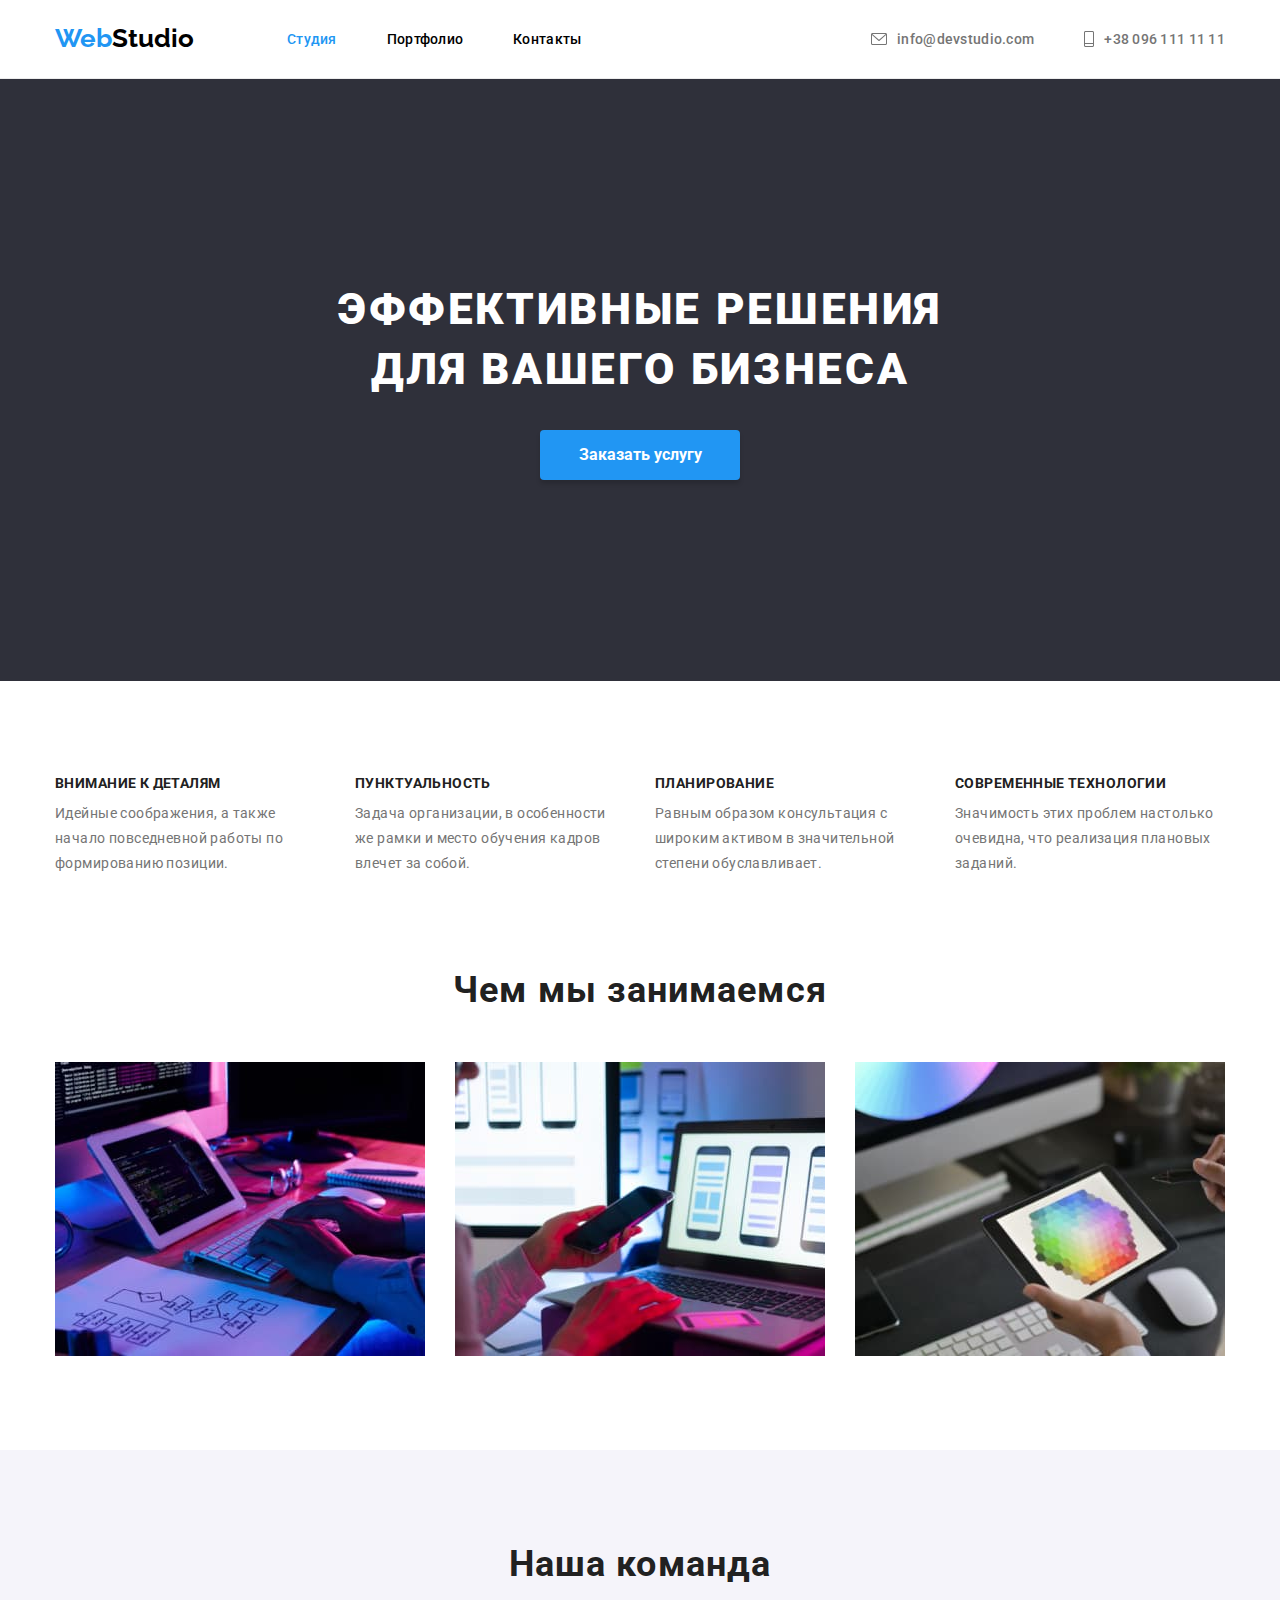
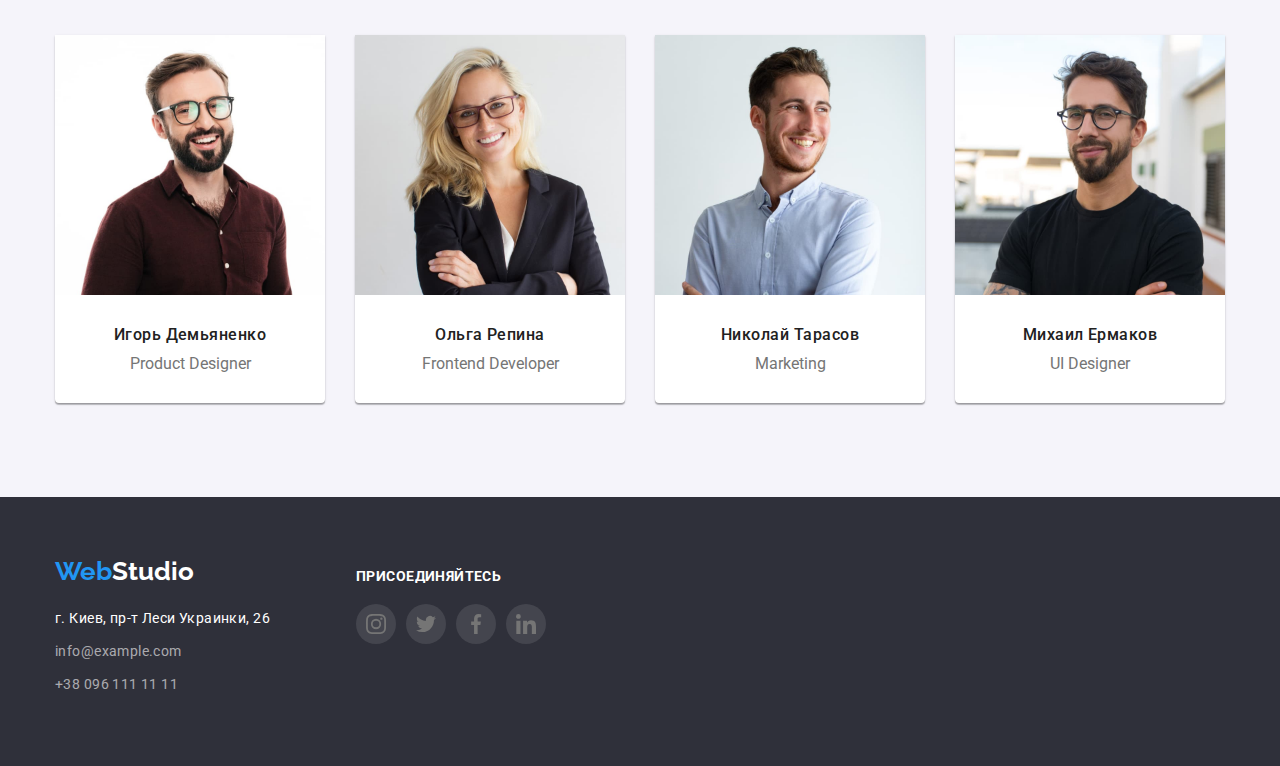
<file: index.html>
<!DOCTYPE html>
<html lang="ru">
<head>
    <meta charset="UTF-8">
    <meta http-equiv="X-UA-Compatible" content="IE=edge">
    <meta name="viewport" content="width=device-width, initial-scale=1.0">    
    <title>Студия</title>
    <link rel="stylesheet" href="https://cdnjs.cloudflare.com/ajax/libs/modern-normalize/1.1.0/modern-normalize.min.css">
    <link rel="preconnect" href="https://fonts.googleapis.com">
    <link rel="preconnect" href="https://fonts.gstatic.com" crossorigin>
    <link href="https://fonts.googleapis.com/css2?family=Raleway:wght@700&family=Roboto:wght@400;500;700;900&display=swap" rel="stylesheet">
    <link rel="stylesheet" href="./css/styles.css">

</head>
<body>
    <div class="wrapper">
        <header class="header">
            <div class="container flex-cont ">
                <a href="./index.html" class="header__logo logo">Web<span>Studio</span></a>                                
                <nav class="header__menu menu">
                    <ul class="menu__list">
                        <li><a href="/" class="menu__link active">Студия</a></li>
                        <li><a href="./portfolio.html" class="menu__link">Портфолио</a></li>
                        <li><a href="#" class="menu__link">Контакты</a></li>
                        </ul>             
                </nav>
                <ul class="header__contacts contacts">
                    <li>
                        <svg class="icon" width="16" height="12">
                            <use xlink:href="./images/icons.svg#mail"></use>
                        </svg>
                        <a href="mailto:info@devstudio.com" class="contacts__link">info@devstudio.com</a>
                    </li>
                    <li>
                        <svg class="icon"  width="10" height="16" >
                            <use xlink:href="./images/icons.svg#phone"></use>
                        </svg>
                        <a href="tel:+380961111111" class="contacts__link">+38 096 111 11 11</a>
                    </li>
                </ul> 
            </div>
        </header>
        <main class="page">
            <section class="banner">
                <div class="container">
                    <h1 class="banner__title">Эффективные решения для вашего бизнеса</h1>
                    <button type="button">Заказать услугу</button>
                </div>
            </section>
            <section class="page__respons respons section">                
                <div class="container">
                    <h2 class="respons__title visually-hidden">Работая с нами, вы получаете</h2>
                    <ul class="respons__list">
                        <li class="respons__item">
                            <h3>Внимание к деталям</h3>
                            <p>Идейные соображения, а также начало повседневной работы по формированию позиции.</p>
                        </li>
                        <li class="respons__item">
                            <h3>Пунктуальность</h3>
                            <p>Задача организации, в особенности же рамки и место обучения кадров влечет за собой.</p>
                        </li>
                        <li class="respons__item">
                            <h3>Планирование </h3>
                            <p>Равным образом консультация с широким активом в значительной степени обуславливает.</p>
                        </li>
                        <li class="respons__item">
                            <h3>Современные технологии</h3>
                            <p>Значимость этих проблем настолько очевидна, что реализация плановых заданий.</p>
                        </li>
                    </ul>
                </div>
            </section>
            <section class="page__tastks tasks section">
                <div class="container">
                    <h2 class="tasks__title sub-title">Чем мы занимаемся</h2>
                    <ul class="tasks__list">
                        <li class="tasks__item">
                            <img class="_img" src="./images/tasks/create.jpg" alt="Разработка ПО"  >
                        </li>
                        <li class="tasks__item">
                            <img class="_img" src="./images/tasks/support.jpg" alt="Поддержка клиентов "  >
                        </li>
                        <li class="tasks__item">
                            <img class="_img" src="./images/tasks/design.jpg" alt="Современный дизайн" >
                        </li>
                    </ul>
                </div>
            </section>
            <section class="page__team team section">
                <div class="container">
                    <h2 class="team__title sub-title">Наша команда</h2>
                    <ul class="team__list">
                        <li class="team__item">
                            <div class="team__img">
                                <img class="_img" src="./images/team/designer.jpg" alt="Designer Игорь Демьяненко" width="270">
                            </div>                            
                            <div class="team__content">
                                <p>Игорь Демьяненко</p>
                                <p lang="en">Product Designer</p>
                            </div>                        
                        </li>
                        <li class="team__item">
                            <div class="team__img">
                                <img class="_img" src="./images/team/developer.jpg" alt="Developer Ольга Репина" width="270">
                            </div>
                            <div class="team__content">
                                <p>Ольга Репина</p>
                                <p lang="en">Frontend Developer</p> 
                            </div>                       
                        </li>
                        <li class="team__item">
                            <div class="team__img">
                                <img class="_img" src="./images/team/marketing.jpg" alt="Marketing Николай Тарасов" width="270">
                            </div>
                            <div class="team__content">
                                <p>Николай Тарасов</p> 
                                <p lang="en">Marketing</p> 
                            </div>                       
                        </li>
                        <li class="team__item">
                            <div class="team__img">
                                <img class="_img" src="./images/team/uidisigner.jpg" alt="UI Designer Михаил Ермаков" width="270">
                            </div>                            
                            <div class="team__content">
                                <p>Михаил Ермаков</p>
                                <p lang="en">UI Designer</p>  
                            </div>                      
                        </li>
                    </ul>
                </div>
            </section>
        </main>
        <footer class="footer">
            <div class="container">
                <div class="footer_row">
                    <address class="footer__contacts f-contacts">
                        <a href="./index.html" class="footer__logo logo">Web<span>Studio</span></a>
                        <ul class="f-contacts__list">
                            <li><a class="f-contacts__link" href="https://goo.gl/maps/Z7a2orzkB7U8Lw847" target="_blank" rel="noreferrer noopener">г. Киев, пр-т Леси Украинки, 26</a></li>
                            <li><a class="f-contacts__link" href="mailto:info@example.com">info@example.com</a></li>
                            <li><a class="f-contacts__link" href="tel:+380961111111">+38 096 111 11 11</a></li>
                        </ul>               
                    </address>
                    <div class="footer__social">
                        <h3 class="f-social__title">присоединяйтесь</h3>
                        <ul class="f-social__list">
                            <li class="f-social__link">
                                <a href="">
                                    <svg class="icon" width="20" height="20">
                                        <use xlink:href="./images/icons.svg#instagram"></use>
                                    </svg>
                                </a>
                            </li>
                            <li class="f-social__link">
                                <a href="">
                                    <svg class="icon" width="20" height="20">
                                        <use xlink:href="./images/icons.svg#twitter"></use>
                                    </svg>
                                </a>
                            </li>
                            <li class="f-social__link">
                                <a href="">
                                    <svg class="icon" width="20" height="20">
                                        <use xlink:href="./images/icons.svg#facebook"></use>
                                    </svg>
                                </a>
                            </li>
                            <li class="f-social__link">
                                <a href="">
                                    <svg class="icon" width="20" height="20">
                                        <use xlink:href="./images/icons.svg#linkedin"></use>
                                    </svg>
                                </a>
                            </li>
                        </ul>
                    </div>
                </div>
            </div>            
        </footer>
    </div>
</body>
</html>
</file>
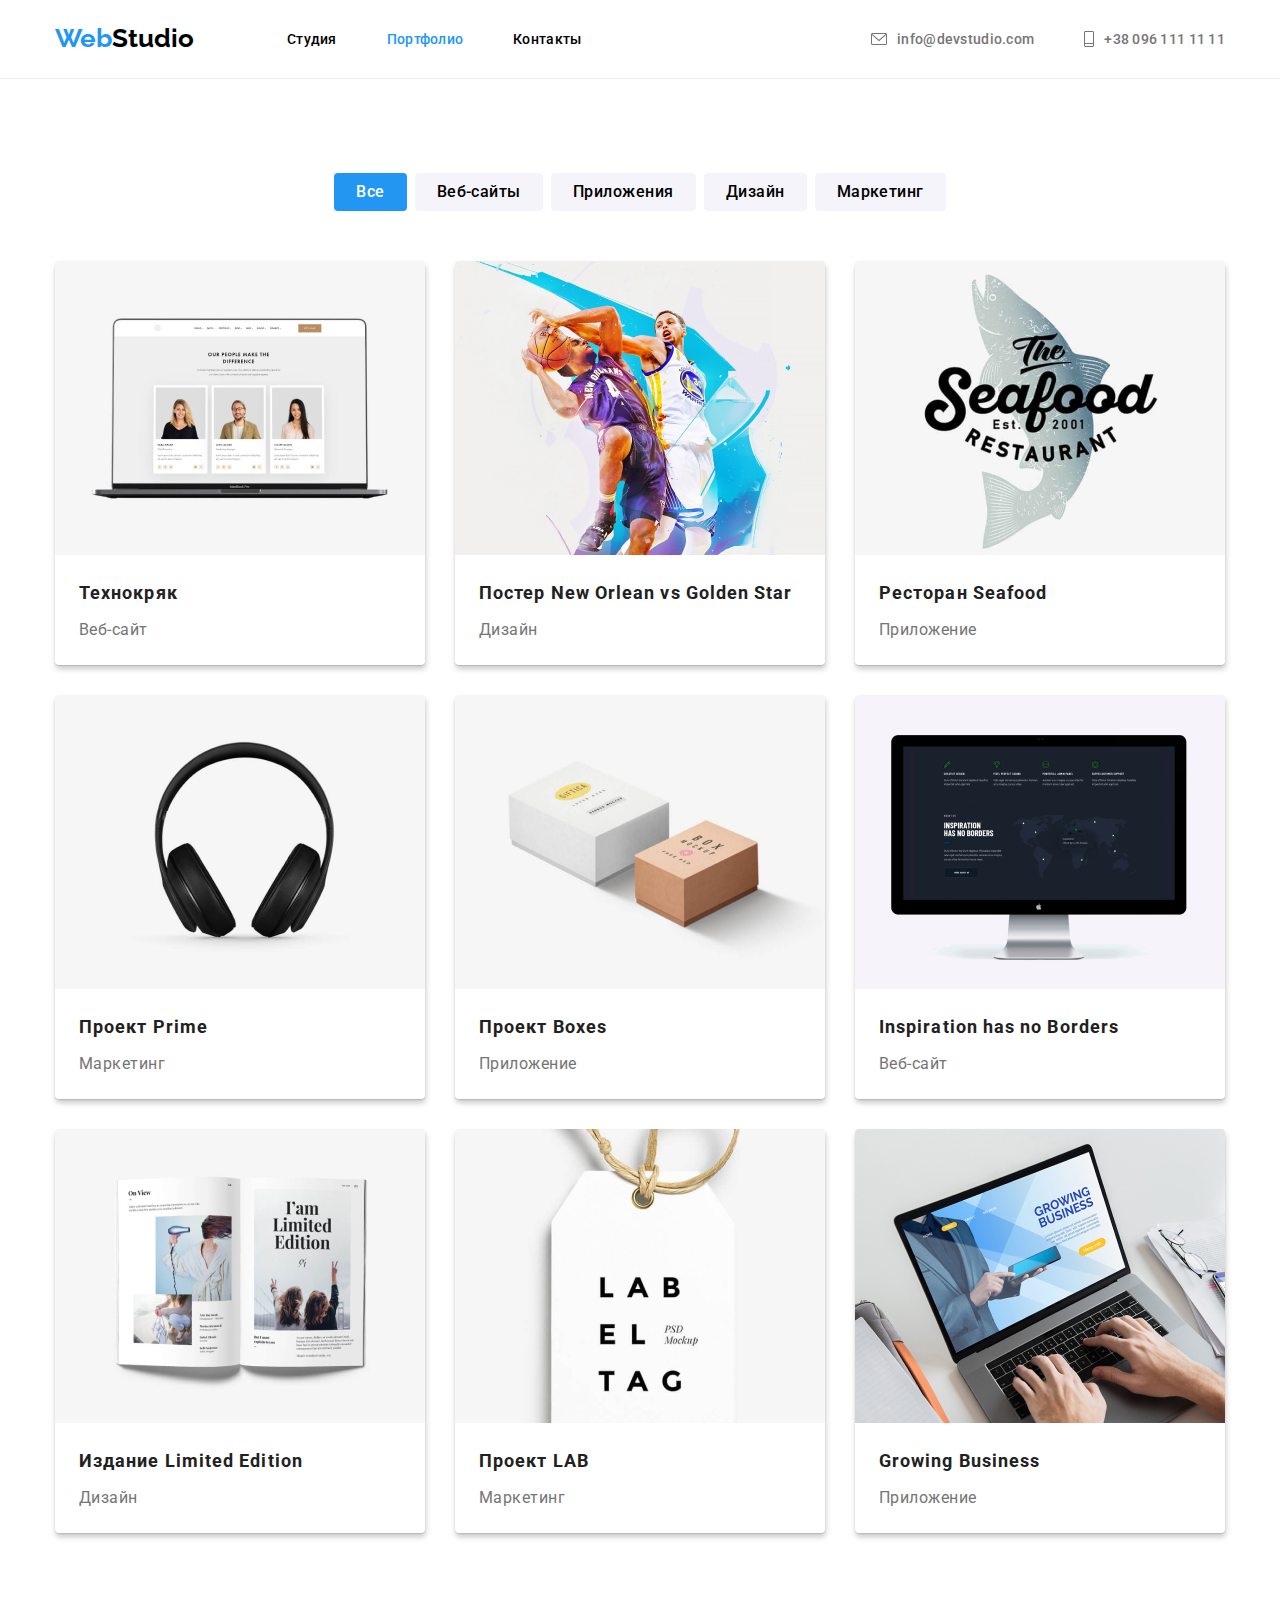
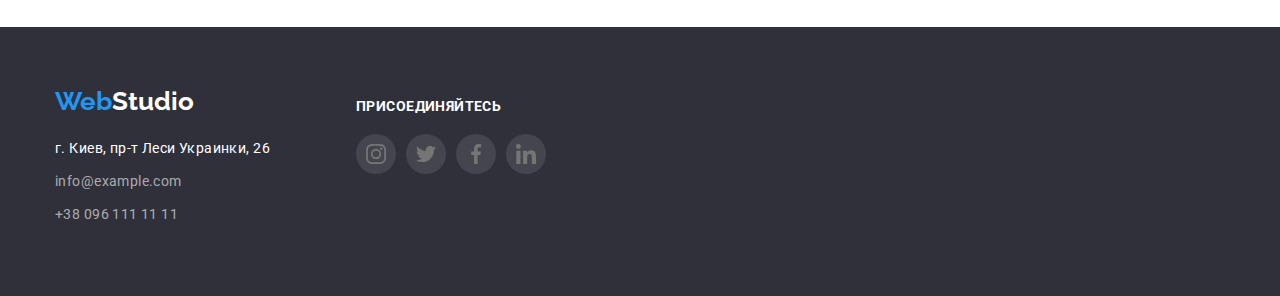
<file: portfolio.html>
<!DOCTYPE html>
<html lang="en">
<head>
    <meta charset="UTF-8">
    <meta http-equiv="X-UA-Compatible" content="IE=edge">
    <meta name="viewport" content="width=device-width, initial-scale=1.0">
    <link rel="stylesheet" href="https://cdnjs.cloudflare.com/ajax/libs/modern-normalize/1.1.0/modern-normalize.min.css">
    <title>Студия</title>
    <link rel="preconnect" href="https://fonts.googleapis.com">
    <link rel="preconnect" href="https://fonts.gstatic.com" crossorigin>
    <link href="https://fonts.googleapis.com/css2?family=Raleway:wght@700&family=Roboto:wght@400;500;700;900&display=swap" rel="stylesheet">
    <link rel="stylesheet" href="./css/styles.css">
</head>
<body>
    <div class="wrapper">
        <header class="header">
            <div class="container flex-cont">
                <a href="./index.html" class="header__logo logo">Web<span>Studio</span></a>                                
                <nav class="header__menu menu">
                    <ul class="menu__list">
                        <li><a href="./index.html" class="menu__link">Студия</a></li>
                        <li><a href="./portfolio.html" class="menu__link active">Портфолио</a></li>
                        <li><a href="#" class="menu__link">Контакты</a></li>
                        </ul>             
                </nav>
                <ul class="header__contacts contacts">
                    <li>
                        <svg class="icon" width="16" height="12">
                            <use xlink:href="./images/icons.svg#mail"></use>
                        </svg>
                        <a href="mailto:info@devstudio.com" class="contacts__link">info@devstudio.com</a>
                    </li>
                    <li>
                        <svg class="icon"  width="10" height="16" >
                            <use xlink:href="./images/icons.svg#phone"></use>
                        </svg>
                        <a href="tel:+380961111111" class="contacts__link">+38 096 111 11 11</a>
                    </li>
                </ul>  
            </div>
        </header>
        <main class="page">
            <section class="page__portfolio portfolio section">
                <div class="container">
                    <h1 class="portfolio__title visually-hidden">Портфолио наших работ</h1>
                    <ul class="portfolio__filter filter">
                        <li><button type="button" class="filter__btn active">Все</button></li>
                        <li><button type="button" class="filter__btn">Веб-сайты</button></li>
                        <li><button type="button" class="filter__btn">Приложения</button></li>
                        <li><button type="button" class="filter__btn">Дизайн</button></li>
                        <li><button type="button" class="filter__btn">Маркетинг</button></li>
                    </ul>
                    <ul class="portfolio__list">
                        <li class="portfolio__item item">
                            <a class="item__card" href="#">
                                <div class="item__img">
                                    <img class="_img" src="./images/portfolio/tekhnokryak.jpg" alt="Веб-сайт Технокряк">
                                </div>
                                <div class="item__content">
                                    <h4 class="item__title">Технокряк</h4>
                                    <p class="item__group">Веб-сайт</p>
                                </div>
                            </a>
                        </li>
                        <li class="portfolio__item item">
                            <a class="item__card" href="#">
                                <div class="item__img">
                                    <img class="_img" src="./images/portfolio/neworleanvsgoldenstar.jpg" alt="Дизайн New Orlean vs Golden Star" >
                                </div>
                                <div class="item__content">
                                    <h4 class="item__title">Постер New Orlean vs Golden Star</h4>
                                    <p class="item__group">Дизайн</p>
                                </div>
                            </a>
                        </li>
                        <li class="portfolio__item item">
                            <a class="item__card">
                                <div class="item__img">
                                    <img class="_img" src="./images/portfolio/deafood.jpg" alt="Приложение Ресторан Seafood" >
                                </div>
                                <div class="item__content">
                                    <h4 class="item__title">Ресторан Seafood</h4>
                                    <p class="item__group">Приложение</p>
                                </div>
                            </a>
                        </li>
                        <li class="portfolio__item item">
                            <a class="item__card">
                                <div class="item__img">
                                    <img class="_img" src="./images/portfolio/prime.jpg" alt="маркетинг Prime" >
                                </div>
                                <div class="item__content">
                                    <h4 class="item__title">Проект Prime</h4>
                                    <p class="item__group">Маркетинг</p>
                                </div>
                            </a>
                        </li>
                        <li class="portfolio__item item">
                            <a class="item__card">
                                <div class="item__img">
                                    <img class="_img" src="./images/portfolio/boxes.jpg" alt="Приложение Проект Boxes" >
                                </div>
                                <div class="item__content">
                                    <h4 class="item__title">Проект Boxes</h4>
                                    <p class="item__group">Приложение</p>
                                </div>
                            </a>
                        </li>
                        <li class="portfolio__item item">
                            <a class="item__card" href="#">
                                <div class="item__img">
                                    <img class="_img" src="./images/portfolio/inspirations.jpg" alt="Веб-сайт Inspiration has no Borders" >
                                </div>
                                <div class="item__content">
                                    <h4 class="item__title">Inspiration has no Borders</h4>
                                    <p class="item__group">Веб-сайт</p>
                                </div>
                            </a>
                        </li>
                        <li class="portfolio__item item">
                            <a class="item__card" href="#">
                                <div class="item__img">
                                    <img class="_img" src="./images/portfolio/limitededition.jpg" alt="Дизайн Издание Limited Edition">
                                </div>
                                <div class="item__content">
                                    <h4 class="item__title">Издание Limited Edition</h4>
                                    <p class="item__group">Дизайн</p>
                                </div>
                            </a>
                        </li>
                        <li class="portfolio__item item">
                            <a class="item__card" href="#">
                                <div class="item__img">
                                    <img class="_img" src="./images/portfolio/projectlab.jpg" alt=" Маркетинг Проект LAB">
                                </div>
                                <div class="item__content">
                                    <h4 class="item__title">Проект LAB</h4>
                                    <p class="item__group">Маркетинг</p>
                                </div>
                            </a>
                        </li>
                        <li class="portfolio__item item">
                            <a class="item__card" href="#">
                                <div class="item__img">
                                    <img class="_img" src="./images/portfolio/growingbusiness.jpg" alt="приложение Growing Business" > 
                                </div>
                                <div class="item__content">
                                    <h4 class="item__title">Growing Business</h4>
                                    <p class="item__group">Приложение</p>
                                </div>
                            </a>
                        </li>
                    </ul> 
                </div>             
            </section>
        </main>
        <footer class="footer">
            <div class="container">
                <div class="footer_row">
                    <address class="footer__contacts f-contacts">
                        <a href="./index.html" class="footer__logo logo">Web<span>Studio</span></a>
                        <ul class="f-contacts__list">
                            <li><a class="f-contacts__link" href="https://goo.gl/maps/Z7a2orzkB7U8Lw847" target="_blank" rel="noreferrer noopener">г. Киев, пр-т Леси Украинки, 26</a></li>
                            <li><a class="f-contacts__link" href="mailto:info@example.com">info@example.com</a></li>
                            <li><a class="f-contacts__link" href="tel:+380961111111">+38 096 111 11 11</a></li>
                        </ul>               
                    </address>
                    <div class="footer__social">
                        <h3 class="f-social__title">присоединяйтесь</h3>
                        <ul class="f-social__list">
                            <li class="f-social__link">
                                <a href="">
                                    <svg class="icon" width="20" height="20">
                                        <use xlink:href="./images/icons.svg#instagram"></use>
                                    </svg>
                                </a>
                            </li>
                            <li class="f-social__link">
                                <a href="">
                                    <svg class="icon" width="20" height="20">
                                        <use xlink:href="./images/icons.svg#twitter"></use>
                                    </svg>
                                </a>
                            </li>
                            <li class="f-social__link">
                                <a href="">
                                    <svg class="icon" width="20" height="20">
                                        <use xlink:href="./images/icons.svg#facebook"></use>
                                    </svg>
                                </a>
                            </li>
                            <li class="f-social__link">
                                <a href="">
                                    <svg class="icon" width="20" height="20">
                                        <use xlink:href="./images/icons.svg#linkedin"></use>
                                    </svg>
                                </a>
                            </li>
                        </ul>
                    </div>
                </div>
            </div>            
        </footer>
    </div>    
</body>
</html>
</file>
<file: css/styles.css>
:root {
  --main-bg-color: #ffff;
  --banner-bg-color: #2f303a;
  --team-bg-color: #f5f4fa;
  --footer-bg-color: #2f303a;
  --action-color: #2196f3;
  --section-title-color: #212121;
  --common-text-color: #757575;

  --card-set-gap: 30px;
  --card-respons-set-gap: 30px;
  --card-shadow: 0px 1px 1px rgba(0, 0, 0, 0.12), 0px 4px 4px rgba(0, 0, 0, 0.06), 1px 4px 6px rgba(0, 0, 0, 0.16);
}

body {
  max-width: 100%;
  overflow-x: hidden;
  margin: 0;
  padding: 0;
  font-family: "Roboto", sans-serif;
  font-style: normal;
  font-weight: normal;
  background-color: var(--main-bg-color);
  color: var(--common-text-color);
}

h1,
h2,
h3,
h4,
h5,
h6,
p,
ul,
li {
  margin: 0;
  padding: 0;
}

._img {
  display: block;
  max-width: 100%;
  height: auto;
}
.visually-hidden {
  position: absolute;
  width: 1px;
  height: 1px;
  margin: -1px;
  padding: 0;
  overflow: hidden;
  border: 0;
  clip: rect(0 0 0 0);
}
li {
  list-style-type: none;
}
a,
address {
  text-decoration: none;
  display: block;
}

/* CONTAINER */
.container {
  width: 1200px;
  padding-left: 15px;
  padding-right: 15px;

  margin-left: auto;
  margin-right: auto;
}
.section {
  padding: 94px 0;
}

/*=========TITLE=============*/
/* H1 */
h1 {
  font-weight: 900;
  font-size: 44px;
  color: #ffff;
  text-align: center;
  letter-spacing: 0.06em;
  line-height: 1.36;
  text-transform: uppercase;
}
/* H2 */
.sub-title {
  text-align: center;
  font-weight: bold;
  font-size: 36px;
  line-height: 1.16;
  letter-spacing: 0.03em;
  color: var(--section-title-color);
}
/* H3 */
h3 {
  font-weight: bold;
  font-size: 14px;
  line-height: 1.143;
  letter-spacing: 0.03em;
  text-transform: uppercase;
  color: var(--section-title-color);
}
.flex-cont {
  display: flex;
  align-items: center;
}
/* LOGO */
.logo {
  display: inline-block;
  font-family: "Raleway";
  font-style: normal;
  font-weight: bold;
  font-size: 26px;
  color: #2196f3;
}
/*====HEADER=========*/
.header {
  border-bottom: 1px solid #ececec;
}
.header__logo span {
  color: #000;
  margin-right: 93px;
}
.menu__list {
  display: flex;
}
.menu__list li {
  font-weight: 500;
  font-size: 14px;
  letter-spacing: 0.02em;
  color: #000;
  cursor: pointer;
}
.menu__link {
  display: block;
  padding: 31px 0;
  font-weight: 500;
  font-size: 14px;
  letter-spacing: 0.02em;
  color: #000;
  cursor: pointer;
}
.menu__link.active {
  color: var(--action-color);
}
.menu__link:hover {
  color: var(--action-color);
}

.menu__list li + li {
  margin-left: 50px;
}

.header__contacts {
  display: flex;
  margin-left: auto;
}
.header__contacts li + li {
  margin-left: 50px;
}
.header__contacts li {
  display: flex;
  align-items: center;
  margin-left: 50px;
}
.header__contacts li > a {
  margin-left: 10px;
}
.contacts__link {
  font-weight: 500;
  font-size: 14px;
  letter-spacing: 0.02em;
  text-decoration: none;
  color: #757575;
}
.contacts__link a {
  margin-left: 10px;
}
.header__contacts li:hover a {
  color: var(--action-color);
}
.header__contacts li:hover svg {
  fill: var(--action-color);
}
.icon {
  fill: #757575;
}
/*=========BANNER===========*/
.banner {
  background-color: var(--banner-bg-color);
  padding: 201px 0;
  text-align: center;
}
.banner__title {
  padding: 0 23%;
  margin: 0 0 30px 0;
}
.banner button {
  width: 200px;
  height: 50px;
  text-align: center;
  background: var(--action-color);
  color: #ffff;
  font-weight: bold;
  font-size: 16px;
  box-shadow: 0px 4px 4px rgba(0, 0, 0, 0.15);
  border-radius: 4px;
  outline: none;
  cursor: pointer;
  border: inherit;
}
/*=========RESPONS===========*/
.respons__list {
  display: flex;
  margin-left: calc(-1 * var(--card-respons-set-gap));
}
.respons__list li + li {
  margin-left: 30px;
}
.respons__item {
  flex-basis: calc(100% / 3 - var(--card-respons-set-gap));
  margin-left: var(--card-respons-set-gap);
}

.respons__item h3 {
  text-align: left;
  margin-bottom: 10px;
}
.respons__item p {
  font-size: 14px;
  line-height: calc(25 / 14);
  letter-spacing: 0.03em;
  color: var(--common-text-color);
  text-align: left;
}
/*=========TASKS===========*/
.tasks {
  padding-top: 0;
}
.tasks__title {
  margin-bottom: 50px;
}
.page__team {
  background-color: var(--team-bg-color);
}
.tasks__list {
  display: flex;
}

.tasks__list li:not(:first-child) {
  margin-left: 30px;
}
/*=========TEAM===========*/

.team__title {
  margin-bottom: 50px;
}
.team__list {
  display: flex;
  justify-content: space-between;
}
.team__item {
  max-width: calc(100% / 3 - var(--card-set-gap));
  background-color: #ffff;
  box-shadow: 0px 1px 3px rgba(0, 0, 0, 0.12), 0px 1px 1px rgba(0, 0, 0, 0.14), 0px 2px 1px rgba(0, 0, 0, 0.2);
  border-radius: 0px 0px 4px 4px;
}
.team__img {
  margin: 0 0 30px 0;
}
.team__content {
  display: flex;
  flex-direction: column;
  justify-content: center;
  text-align: center;
}
.team__content p:first-child {
  font-weight: 500;
  font-size: 16px;
  line-height: calc(19 / 16);
  letter-spacing: 0.03em;
  color: #212121;
  margin: 0 0 10px 0;
}
.team__content p:last-child {
  font-size: 16px;
  line-height: 1.187;
  line-height: calc(19 / 16);
  color: var(--common-text-color);
  padding: 0 0 30px 0;
}

/*=========FOOTER===========*/
.footer {
  background-color: var(--footer-bg-color);
}
.footer__logo {
  margin: 60px 0 20px 0;
}
.footer__logo span {
  color: #ffff;
}
.footer_row {
  display: flex;
}
.footer__contacts {
  font-style: normal;
  padding: 0 0 60px 0;
  margin-right: 86px;
}
.f-contacts__list {
  /* margin: 0 0 0 15px; */
  padding: 0;
}
.f-contacts__list li {
  display: block;
  margin: 0 0 9px 0;
}
.f-contacts__link {
  font-size: 14px;
  line-height: 1.71;
  letter-spacing: 0.03em;
  color: rgba(255, 255, 255, 0.6);
}
.f-contacts__list li:first-child .f-contacts__link {
  color: #ffff;
}
.f-contacts__list li:first-child .f-contacts__link:hover {
  color: var(--action-color);
}
.f-contacts__link:hover {
  color: var(--action-color);
}
.footer__social {
  margin: 71px 0 0 0;
}
.f-social__list {
  display: flex;
}
.f-social__title {
  color: #ffff;
  margin-bottom: 20px;
}
.icon {
  display: block;
  max-width: 100%;
  height: auto;
}
.f-social__link {
  display: flex;
  align-items: center;
  justify-content: center;
  width: 40px;
  height: 40px;
  text-align: center;
  background: rgba(255, 255, 255, 0.1);
  border-radius: 20px;
}
.f-social__list li + li {
  margin-left: 10px;
}
.f-social__list li:hover svg {
  fill: #ffff;
}
.f-social__list li:hover {
  background-color: var(--action-color);
}

/* PORTFOLIO */
.portfolio__filter {
  display: flex;
  justify-content: center;
  margin-bottom: 50px;
}
.portfolio__filter li + li {
  margin-left: 8px;
}
.filter__btn {
  font-family: "Roboto";
  font-style: normal;
  font-weight: 500;
  font-size: 16px;
  line-height: 1.62;
  letter-spacing: 0.03em;
  text-align: center;
  cursor: pointer;
  padding: 6px 22px;
  background: #f5f4fa;
  border-radius: 4px;
  border: inherit;
}
.filter__btn.active {
  background: var(--action-color);
  color: #ffff;
}
.filter__btn:hover {
  background: var(--action-color);
  color: #ffff;
}
.portfolio__list {
  padding: 0;
  margin: 0;
  list-style: none;
  display: flex;
  flex-wrap: wrap;
  margin-left: calc(-1 * var(--card-set-gap));
  margin-top: calc(-1 * var(--card-set-gap));
}
.portfolio__list > .item {
  flex-basis: calc(100% / 3 - var(--card-set-gap));
  margin-left: var(--card-set-gap);
  margin-top: var(--card-set-gap);
}
.portfolio__item {
  cursor: pointer;
}
.portfolio__item:hover {
  background: #ffffff;
  border: 1px solid #eeeeee;
  box-sizing: border-box;
  box-shadow: var(--card-shadow);
}
.item__card {
  box-shadow: var(--card-shadow);
  border-radius: 4px;
  overflow: hidden;
}
.item__img {
  margin: 0 0 20px 0;
}
.item__content {
  padding: 0 24px;
}
.item__title {
  font-family: "Roboto";
  font-style: normal;
  font-weight: bold;
  color: #212121;
  font-size: 18px;
  line-height: calc(36 / 18);
  letter-spacing: 0.06em;

  margin: 0 0 4px 0;
}
.item__group {
  font-family: "Roboto";
  font-style: normal;
  font-weight: normal;
  font-size: 16px;
  line-height: calc(30 / 16);
  letter-spacing: 0.03em;
  color: var(--common-text-color);

  padding: 0 0 20px 0;
}
</file>
